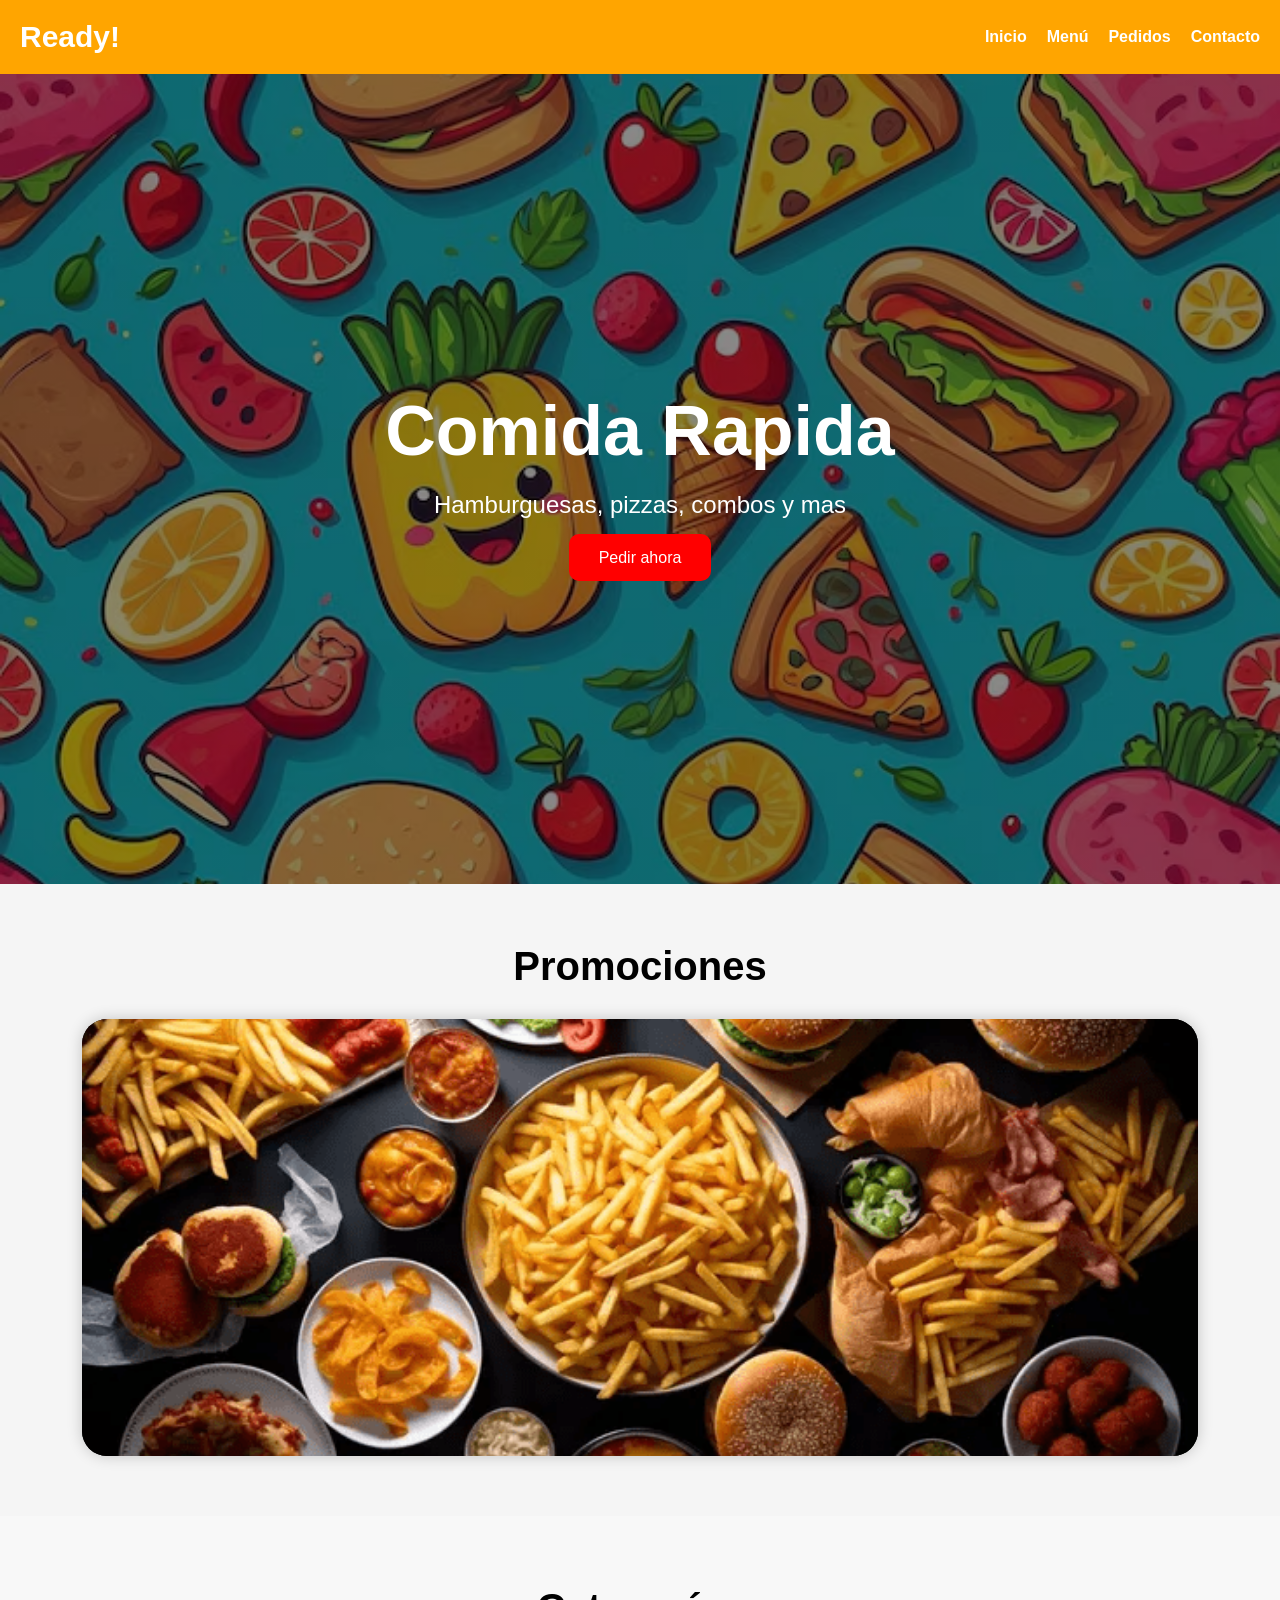
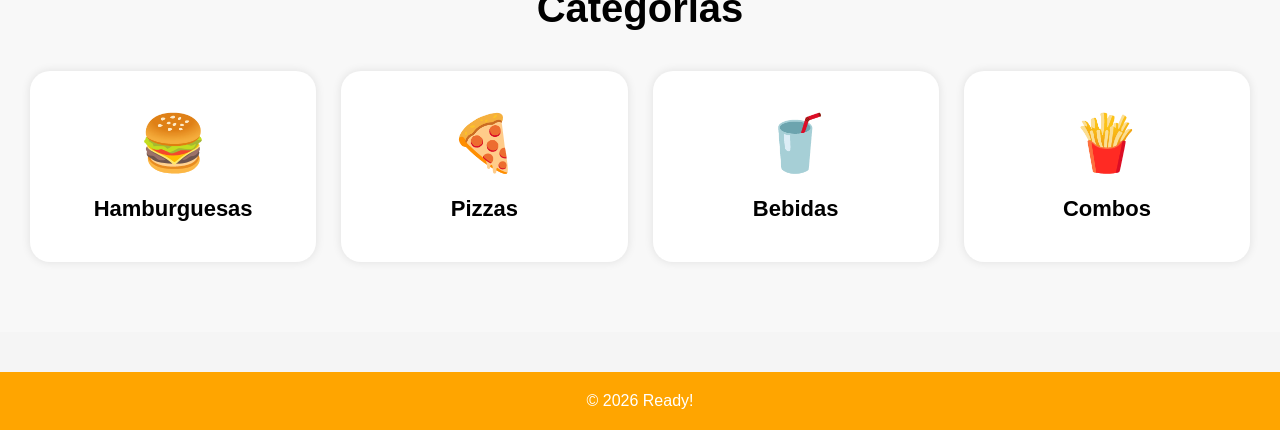
<file: index.html>
<!DOCTYPE html>
<html lang="es">
<head>
    <meta charset="UTF-8">
    <meta name="viewport" content="width=device-width, initial-scale=1.0">
    <title>Ready!</title>

    <link rel="stylesheet" href="css/style.css">
</head>
<body>

<!-- HEADER -->

<header>

    <div class="logo">
        Ready!
    </div>

    <div class="menu-toggle">
        ☰
    </div>

    <nav>
        <a href="index.html">Inicio</a>
        <a href="menu.html">Menú</a>
        <a href="pedidos.html">Pedidos</a>
        <a href="contacto.html">Contacto</a>
    </nav>

</header>

<!-- HERO -->

<section class="hero">

    <div class="hero-overlay">

        <h1>Comida Rapida</h1>

        <p>
            Hamburguesas, pizzas, combos y mas
        </p>

        <a href="menu.html" class="btn">
            Pedir ahora
        </a>

    </div>

</section>

<!-- CARRUSEL -->

<section class="promociones">

    <h2>Promociones</h2>

    <div class="slider">

        <div class="slides">

            <img src="img/promocion1.jpg">
            <img src="img/promocion2.jpg">
            <img src="img/promocion3.jpg">

        </div>

    </div>

</section>

<!-- CATEGORIAS -->

<section class="categorias">

    <h2>Categorías</h2>

    <div class="categorias-container">

        <div class="categoria-card">
            <span>🍔</span>
            <h3>Hamburguesas</h3>
        </div>

        <div class="categoria-card">
            <span>🍕</span>
            <h3>Pizzas</h3>
        </div>

        <div class="categoria-card">
            <span>🥤</span>
            <h3>Bebidas</h3>
        </div>

        <div class="categoria-card">
            <span>🍟</span>
            <h3>Combos</h3>
        </div>

    </div>

</section>

<!-- FOOTER -->

<footer>

    <p>
        © 2026 Ready!
    </p>

</footer>

</body>
</html>
</file>
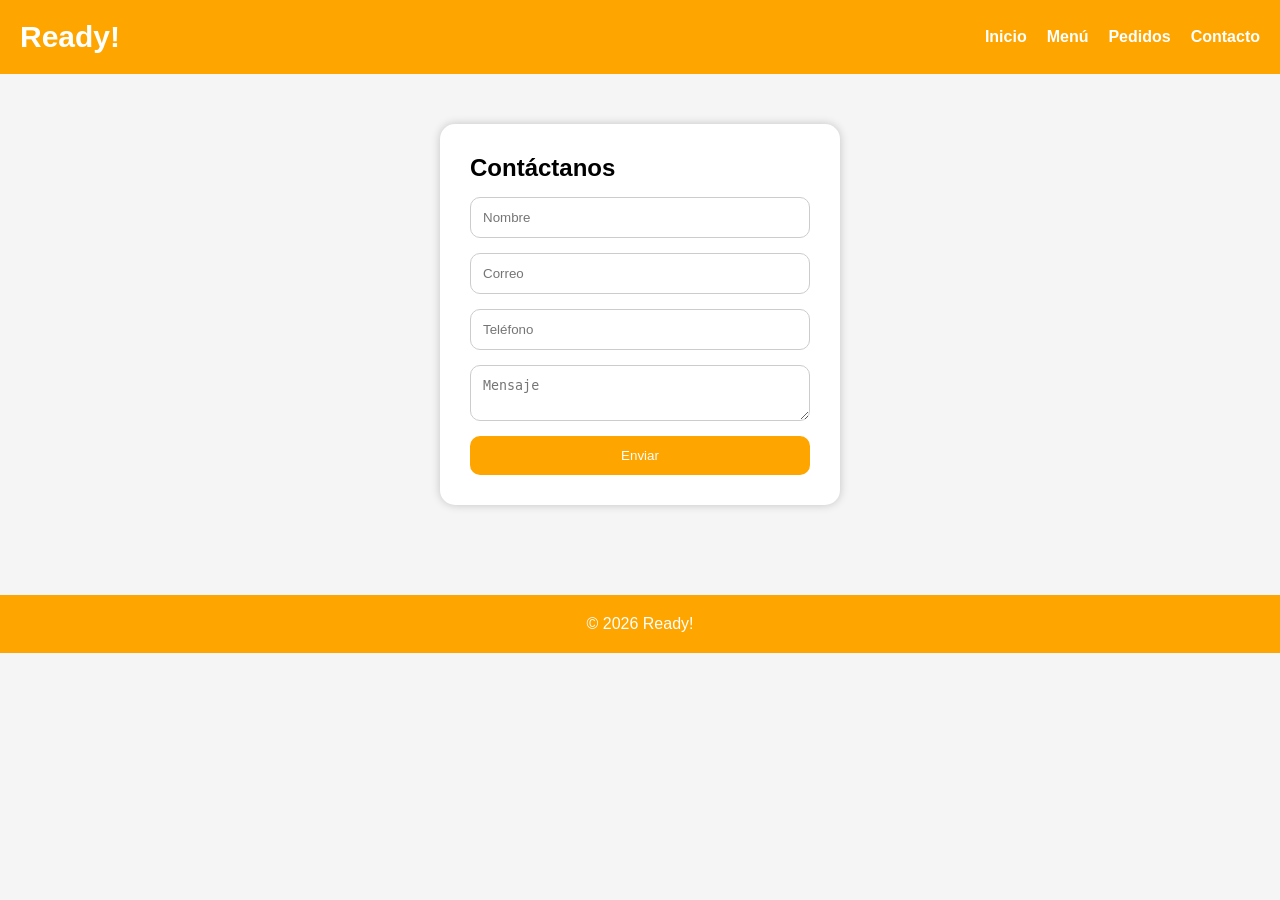
<file: contacto.html>
<!DOCTYPE html>
<html lang="es">
<head>
    <meta charset="UTF-8">
    <meta name="viewport" content="width=device-width, initial-scale=1.0">
    <title>Contacto</title>

    <link rel="stylesheet" href="css/style.css">
</head>
<body>

<header>

    <div class="logo">
        Ready!
    </div>

    <nav>
        <a href="index.html">Inicio</a>
        <a href="menu.html">Menú</a>
        <a href="pedidos.html">Pedidos</a>
        <a href="contacto.html">Contacto</a>
    </nav>

</header>

<section class="contacto">

    <form>

        <h2>Contáctanos</h2>

        <input type="text" placeholder="Nombre">

        <input type="email" placeholder="Correo">

        <input type="tel" placeholder="Teléfono">

        <textarea placeholder="Mensaje"></textarea>

        <button type="submit">
            Enviar
        </button>

    </form>

</section>

<footer>
    <p>© 2026 Ready!</p>
</footer>

</body>
</html>
</file>
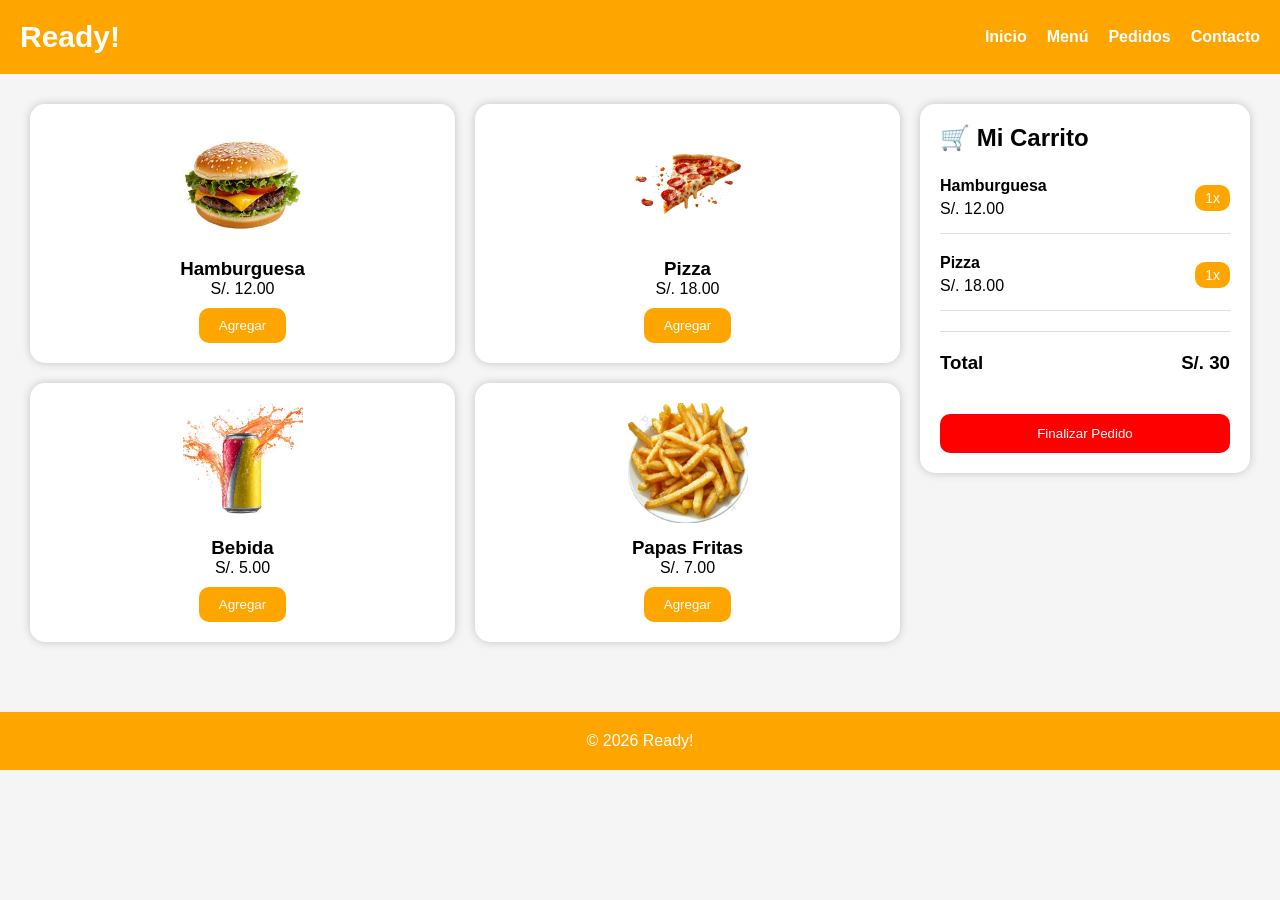
<file: menu.html>
<!DOCTYPE html>
<html lang="es">
<head>
    <meta charset="UTF-8">
    <meta name="viewport" content="width=device-width, initial-scale=1.0">
    <title>Menú</title>

    <link rel="stylesheet" href="css/style.css">
</head>
<body>

<header>

    <div class="logo">
        Ready!
    </div>

    <nav>
        <a href="index.html">Inicio</a>
        <a href="menu.html">Menú</a>
        <a href="pedidos.html">Pedidos</a>
        <a href="contacto.html">Contacto</a>
    </nav>

</header>

<main class="menu-container">

    <section class="productos">

        <div class="card">
            <img src="img/hamburguesa.webp">

            <h3>Hamburguesa</h3>

            <p>S/. 12.00</p>

            <button>Agregar</button>
        </div>

        <div class="card">
            <img src="img/pizza.png!sw800">

            <h3>Pizza</h3>

            <p>S/. 18.00</p>

            <button>Agregar</button>
        </div>

        <div class="card">
            <img src="img/bebida.png">

            <h3>Bebida</h3>

            <p>S/. 5.00</p>

            <button>Agregar</button>
        </div>

        <div class="card">
            <img src="img/papas.png!w700wp">

            <h3>Papas Fritas</h3>

            <p>S/. 7.00</p>

            <button>Agregar</button>
        </div>

    </section>

    <aside class="carrito">

    <h2>🛒 Mi Carrito</h2>

    <div class="item-carrito">

        <div>
            <h4>Hamburguesa</h4>
            <p>S/. 12.00</p>
        </div>

        <span>1x</span>

    </div>

    <div class="item-carrito">

        <div>
            <h4>Pizza</h4>
            <p>S/. 18.00</p>
        </div>

        <span>1x</span>

    </div>

    <div class="linea"></div>

    <div class="total">

        <h3>Total</h3>

        <h3>S/. 30</h3>

    </div>

    <button class="finalizar">
        Finalizar Pedido
    </button>

</aside>

</main>

<footer>
    <p>© 2026 Ready!</p>
</footer>

</body>
</html>
</file>
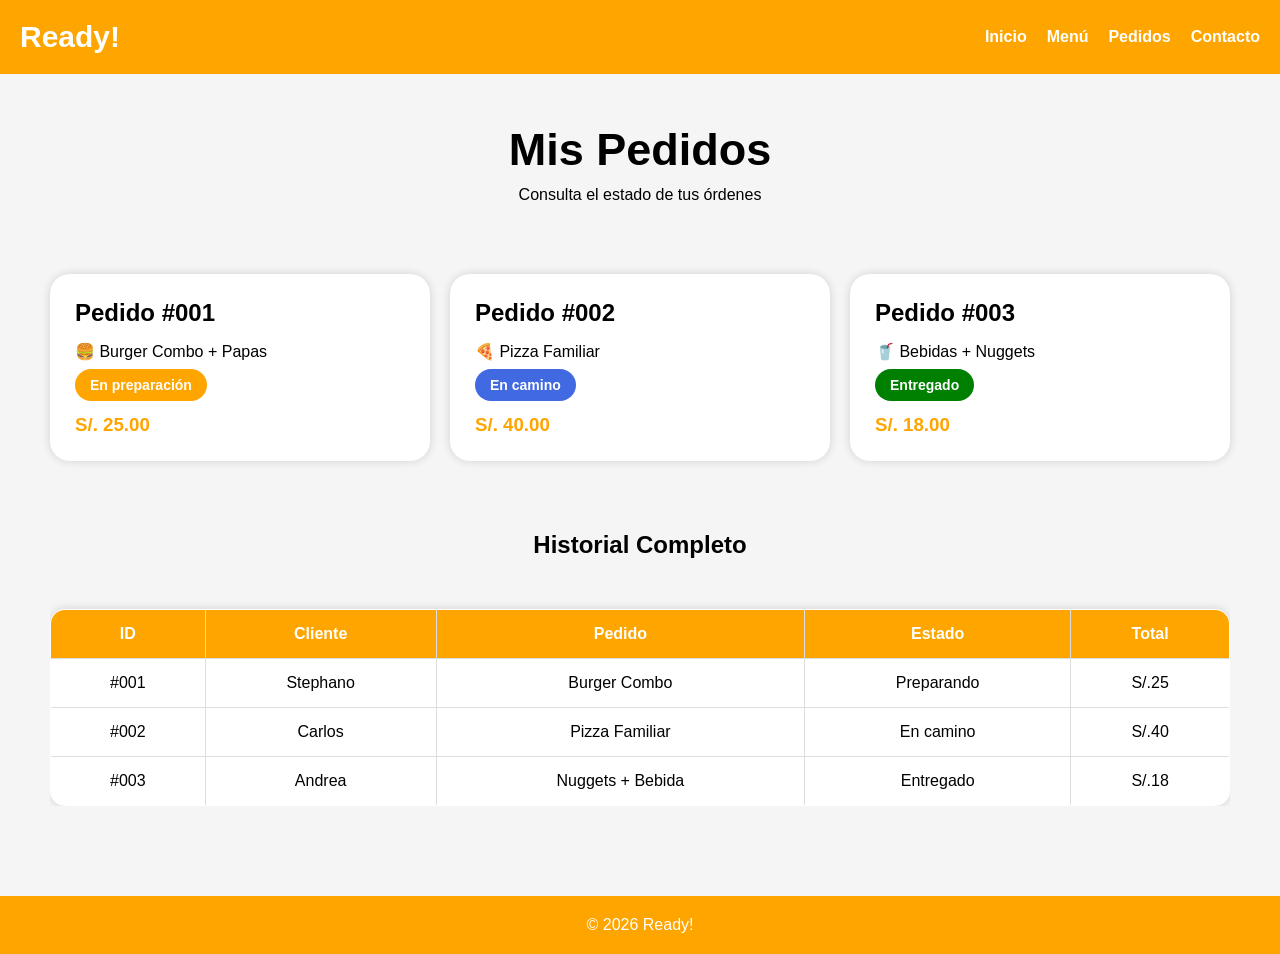
<file: pedidos.html>
<!DOCTYPE html>
<html lang="es">
<head>
    <meta charset="UTF-8">
    <meta name="viewport" content="width=device-width, initial-scale=1.0">
    <title>Mis Pedidos</title>

    <link rel="stylesheet" href="css/style.css">
</head>
<body>

<header>

    <div class="logo">
        Ready!
    </div>

    <nav>
        <a href="index.html">Inicio</a>
        <a href="menu.html">Menú</a>
        <a href="pedidos.html">Pedidos</a>
        <a href="contacto.html">Contacto</a>
    </nav>

</header>

<!-- TITULO -->

<section class="pedidos-titulo">

    <h1>Mis Pedidos</h1>

    <p>
        Consulta el estado de tus órdenes
    </p>

</section>

<!-- CARDS -->

<section class="pedido-cards">

    <div class="pedido-card">

        <h2>Pedido #001</h2>

        <p>🍔 Burger Combo + Papas</p>

        <span class="estado preparando">
            En preparación
        </span>

        <h3>S/. 25.00</h3>

    </div>

    <div class="pedido-card">

        <h2>Pedido #002</h2>

        <p>🍕 Pizza Familiar</p>

        <span class="estado camino">
            En camino
        </span>

        <h3>S/. 40.00</h3>

    </div>

    <div class="pedido-card">

        <h2>Pedido #003</h2>

        <p>🥤 Bebidas + Nuggets</p>

        <span class="estado entregado">
            Entregado
        </span>

        <h3>S/. 18.00</h3>

    </div>

</section>

<!-- TABLA -->

<section class="tabla-container">

    <h2>Historial Completo</h2>

    <div class="tabla-responsive">

        <table class="tabla-pedidos">

            <thead>

                <tr>
                    <th>ID</th>
                    <th>Cliente</th>
                    <th>Pedido</th>
                    <th>Estado</th>
                    <th>Total</th>
                </tr>

            </thead>

            <tbody>

                <tr>
                    <td>#001</td>
                    <td>Stephano</td>
                    <td>Burger Combo</td>
                    <td>Preparando</td>
                    <td>S/.25</td>
                </tr>

                <tr>
                    <td>#002</td>
                    <td>Carlos</td>
                    <td>Pizza Familiar</td>
                    <td>En camino</td>
                    <td>S/.40</td>
                </tr>

                <tr>
                    <td>#003</td>
                    <td>Andrea</td>
                    <td>Nuggets + Bebida</td>
                    <td>Entregado</td>
                    <td>S/.18</td>
                </tr>

            </tbody>

        </table>

    </div>

</section>

<footer>
    <p>© 2026 Ready!</p>
</footer>

</body>
</html>
</file>
<file: css/style.css>
*{
    margin: 0;
    padding: 0;
    box-sizing: border-box;
}

body{
    font-family: Arial;
    background: #f5f5f5;
}

/* HEADER */

header{
    background: orange;

    display: flex;
    justify-content: space-between;
    align-items: center;

    padding: 20px;

    position: sticky;
    top: 0;

    z-index: 1000;
}

.logo{
    font-size: 30px;
    font-weight: bold;
    color: white;
}

nav{
    display: flex;
    gap: 20px;
}

nav a{
    color: white;
    text-decoration: none;
    font-weight: bold;
}

nav a:hover{
    color: black;
}


/* HERO */

.hero{
    height: 90vh;

    background:
    linear-gradient(
        rgba(0,0,0,0.45),
        rgba(0,0,0,0.45)
    ),
    url("../img/portada.webp");

    background-size: cover;
    background-position: center;

    display: flex;
    justify-content: center;
    align-items: center;

    text-align: center;
}

.hero-overlay{
    color: white;
}

.hero-overlay h1{
    font-size: 70px;
    margin-bottom: 20px;
}

.hero-overlay p{
    font-size: 24px;
    margin-bottom: 30px;
}

.btn{
    background: red;
    color: white;

    padding: 15px 30px;

    text-decoration: none;

    border-radius: 10px;

    transition: 0.3s;
}

.btn:hover{
    background: darkred;
}

/* PROMOCIONES */

.promociones{
    padding: 50px;
}

.promociones h2{
    text-align: center;
    margin-bottom: 40px;
}

.promo-container{
    display: flex;
    gap: 20px;
    justify-content: center;
}

.promo-card{
    background: white;

    padding: 30px;

    width: 250px;

    border-radius: 15px;

    box-shadow: 0 0 10px rgba(0,0,0,0.2);

    transition: 0.3s;
}

.promo-card:hover{
    transform: translateY(-10px);
}

/* MENU */

.menu-container{
    display: flex;

    gap: 20px;

    padding: 30px;
}

.productos{
    flex: 3;

    display: grid;

    grid-template-columns: repeat(2,1fr);

    gap: 20px;
}

.card{
    background: white;

    padding: 20px;

    border-radius: 15px;

    text-align: center;

    box-shadow: 0 0 10px rgba(0,0,0,0.2);

    transition: 0.3s;
}

.card:hover{
    transform: scale(1.03);
}

.card img{
    width: 120px;
    margin-bottom: 10px;
}

.card button{
    margin-top: 10px;

    padding: 10px 20px;

    border: none;

    background: orange;

    color: white;

    border-radius: 10px;

    cursor: pointer;
}

/* CARRITO */

.carrito{
    flex: 1;
    background: white;
    padding: 20px;
    border-radius: 15px;
    height: fit-content;
    box-shadow: 0 0 10px rgba(0,0,0,0.2);
}

table{
    width: 100%;
    border-collapse: collapse;
    margin-top: 20px;
}

table, th, td{
    border: 1px solid #ddd;
}

th, td{
    padding: 10px;
    text-align: center;
}

.finalizar{
    width: 100%;
    margin-top: 20px;
    padding: 12px;
    background: red;
    color: white;
    border: none;
    border-radius: 10px;
    transition: 0.3s;
}

.finalizar:hover{
    background: darkred;
}

.carrito h2{
    margin-bottom: 25px;
}

.item-carrito{
    display: flex;

    justify-content: space-between;

    align-items: center;

    margin-bottom: 20px;

    padding-bottom: 15px;

    border-bottom: 1px solid #ddd;
}

.item-carrito h4{
    margin-bottom: 5px;
}

.item-carrito span{
    background: orange;

    color: white;

    padding: 5px 10px;

    border-radius: 10px;

    font-size: 14px;
}

.linea{
    height: 1px;
    background: #ddd;
    margin: 20px 0;
}

.total{
    display: flex;

    justify-content: space-between;

    align-items: center;

    margin-bottom: 20px;
}

/* FORMULARIO */

.contacto{
    display: flex;
    justify-content: center;
    align-items: center;

    padding: 50px;
}

form{
    background: white;

    width: 400px;

    padding: 30px;

    border-radius: 15px;

    display: flex;
    flex-direction: column;

    gap: 15px;

    box-shadow: 0 0 10px rgba(0,0,0,0.2);
}

input, textarea{
    padding: 12px;
    border-radius: 10px;
    border: 1px solid #ccc;
}

form button{
    background: orange;
    color: white;

    border: none;

    padding: 12px;

    border-radius: 10px;
}

/* FOOTER */

footer{
    background: orange;
    color: white;

    text-align: center;

    padding: 20px;

    margin-top: 40px;
}

/* CARRUSEL */

.promociones{
    padding: 60px 20px;
}

.promociones h2{
    text-align: center;
    font-size: 40px;
    margin-bottom: 30px;
}

.slider{
    width: 90%;
    max-width: 1200px;
    background: black;
    aspect-ratio: 23/9;

    margin: auto;

    overflow: hidden;

    border-radius: 25px;

    position: relative;

    box-shadow: 0 0 15px rgba(0,0,0,0.2);
}

.slides{
    display: flex;

    width: 100%;
    height: 100%;

    animation: slide 12s infinite;
}

.slides img{
    min-width: 100%;

    height: 100%;

    object-fit: cover;

    object-position: center;
}
/* CATEGORIAS */

.categorias{
    padding: 70px 30px;
    background: #f8f8f8;
}

.categorias h2{
    text-align: center;
    font-size: 40px;
    margin-bottom: 40px;
}

.categorias-container{
    display: grid;

    grid-template-columns: repeat(4,1fr);

    gap: 25px;
}

.categoria-card{
    background: white;

    border-radius: 20px;

    padding: 40px 20px;

    text-align: center;

    box-shadow: 0 0 10px rgba(0,0,0,0.1);

    transition: 0.3s;
}

.categoria-card span{
    font-size: 55px;
}

.categoria-card h3{
    margin-top: 20px;
    font-size: 22px;
}

.categoria-card:hover{
    transform: translateY(-8px);
}




/* PEDIDOS */

.pedidos-titulo{
    text-align: center;
    padding: 50px 20px;
}

.pedidos-titulo h1{
    font-size: 45px;
    margin-bottom: 10px;
}

/* CARDS PEDIDOS */

.pedido-cards{
    display: grid;

    grid-template-columns: repeat(3,1fr);

    gap: 20px;

    padding: 20px 50px;
}

.pedido-card{
    background: white;

    padding: 25px;

    border-radius: 20px;

    box-shadow: 0 0 10px rgba(0,0,0,0.15);

    transition: 0.3s;
}

.pedido-card:hover{
    transform: translateY(-5px);
}

.pedido-card h2{
    margin-bottom: 15px;
}

.pedido-card p{
    margin-bottom: 15px;
}

.pedido-card h3{
    margin-top: 20px;
    color: orange;
}

/* ESTADOS */

.estado{
    padding: 8px 15px;

    border-radius: 20px;

    color: white;

    font-size: 14px;

    font-weight: bold;
}

.preparando{
    background: orange;
}

.camino{
    background: royalblue;
}

.entregado{
    background: green;
}

/* TABLA */

.tabla-container{
    padding: 50px;
}

.tabla-container h2{
    text-align: center;
    margin-bottom: 30px;
}

.tabla-responsive{
    overflow-x: auto;
}

.tabla-pedidos{
    width: 100%;

    background: white;

    border-collapse: collapse;

    border-radius: 15px;

    overflow: hidden;

    box-shadow: 0 0 10px rgba(0,0,0,0.15);
}

.tabla-pedidos th{
    background: orange;
    color: white;
}

.tabla-pedidos th,
.tabla-pedidos td{
    padding: 15px;
    text-align: center;
    border-bottom: 1px solid #ddd;
}

.tabla-pedidos tr:hover{
    background: #f5f5f5;
}

/* RESPONSIVE */
@keyframes slide{

    0%{
        transform: translateX(0);
    }

    30%{
        transform: translateX(0);
    }

    35%{
        transform: translateX(-100%);
    }

    65%{
        transform: translateX(-100%);
    }

    70%{
        transform: translateX(-200%);
    }

    100%{
        transform: translateX(-200%);
    }

}

@media(max-width: 768px){

    header{
        flex-direction: column;
        gap: 15px;
    }

    .menu-toggle{
        display: block;
    }

    nav{
        display: flex;
        flex-direction: column;
        gap: 15px;
        background: orange;
        width: 100%;
        text-align: center;
        padding: 10px 0;
    }

    .menu-container{
        flex-direction: column;
    }

    .productos{
        grid-template-columns: 1fr;
    }

    .promo-container{
        flex-direction: column;
        align-items: center;
    }

    .slider{
        height: 220px;
    }

    .slides img{
        height: 220px;
    }

    .pedido-cards{
        grid-template-columns: 1fr;
        padding: 20px;
    }

    .tabla-container{
        padding: 20px;
    }

    .categorias-container{
        grid-template-columns: 1fr;
    }

    .hero-overlay h1{
    font-size: 45px;
}

.hero-overlay p{
    font-size: 18px;
}




}

/* MENU MOVIL */

.menu-toggle{
    display: none;
    font-size: 30px;
    color: white;
    cursor: pointer;
}

.menu-toggle{
    display: none !important;
}
</file>
